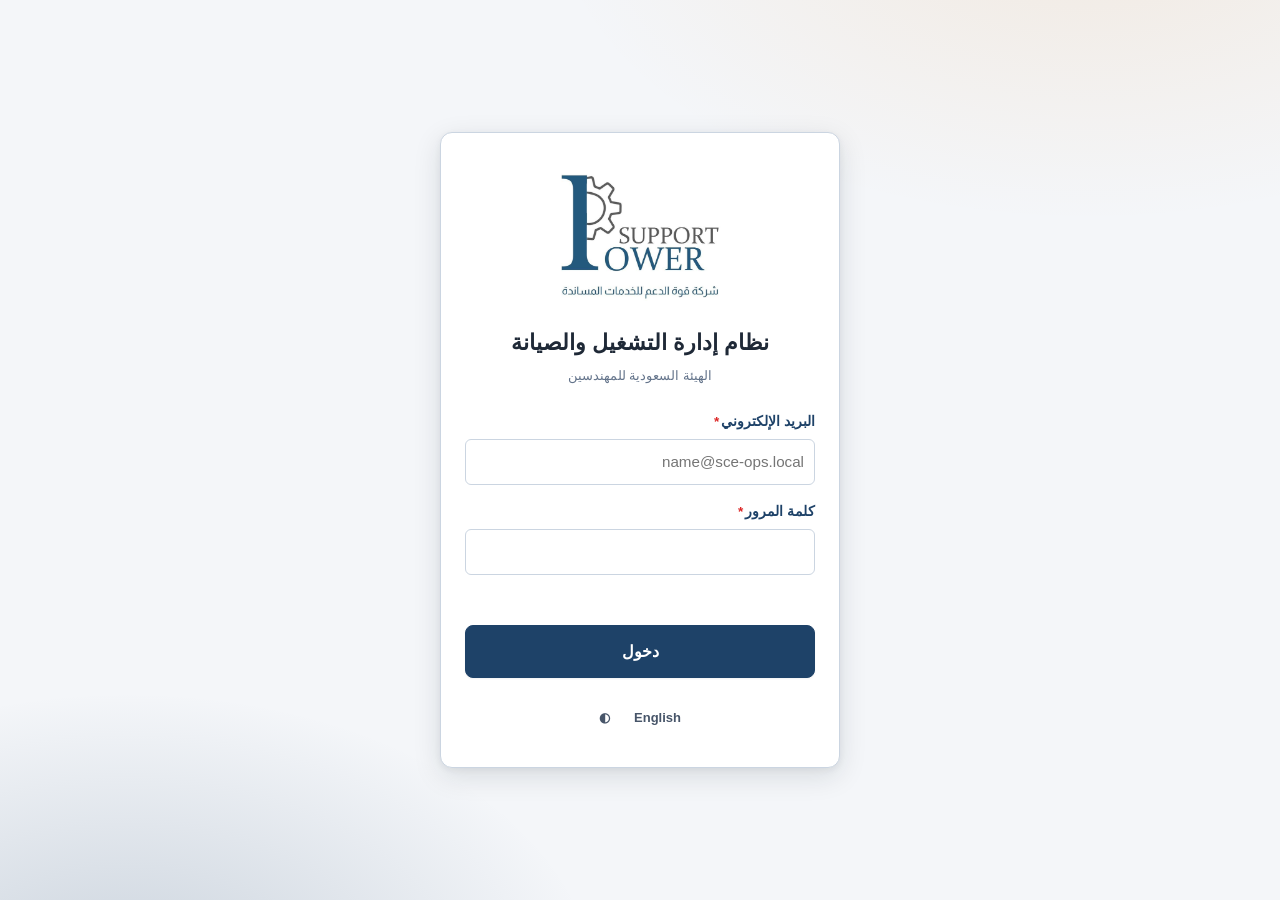
<file: app/index.html>
<!DOCTYPE html>
<html lang="ar" dir="rtl">
<head>
  <meta charset="UTF-8">
  <meta name="viewport" content="width=device-width, initial-scale=1, viewport-fit=cover">
  <meta name="color-scheme" content="light dark">
  <title>نظام إدارة التشغيل والصيانة — SCE</title>
  <link rel="icon" href="img/mark.png">
  <link rel="apple-touch-icon" href="img/mark.png">

  <link rel="stylesheet" href="css/tokens.css">
  <link rel="stylesheet" href="css/base.css">
  <link rel="stylesheet" href="css/components.css">
  <link rel="stylesheet" href="css/layout.css">
  <link rel="stylesheet" href="css/forms.css">
  <link rel="stylesheet" href="css/charts.css">


  <!-- مكتبة Supabase مستضافة معنا لا من شبكة توصيل خارجية: منع التتبّع في
       Edge وSafari يحجب التخزين عن نطاق طرف ثالث فتتعطّل الجلسة، كما أن
       سقوط الشبكة الخارجية كان يعني سقوط النظام كلّه. -->
  <script src="vendor/supabase-js-2.47.10.min.js"></script>
</head>
<body>

  <div id="root">
    <div class="login-wrap">
      <div class="row" style="gap:10px">
        <div class="spinner"></div>
        <span class="small dim">جارٍ التحميل…</span>
      </div>
    </div>
  </div>

  <noscript>
    <div style="padding:2rem;text-align:center">
      هذا النظام يحتاج JavaScript مفعّلًا للعمل.
    </div>
  </noscript>

  <script type="module" src="js/app.js"></script>
</body>
</html>
</file>
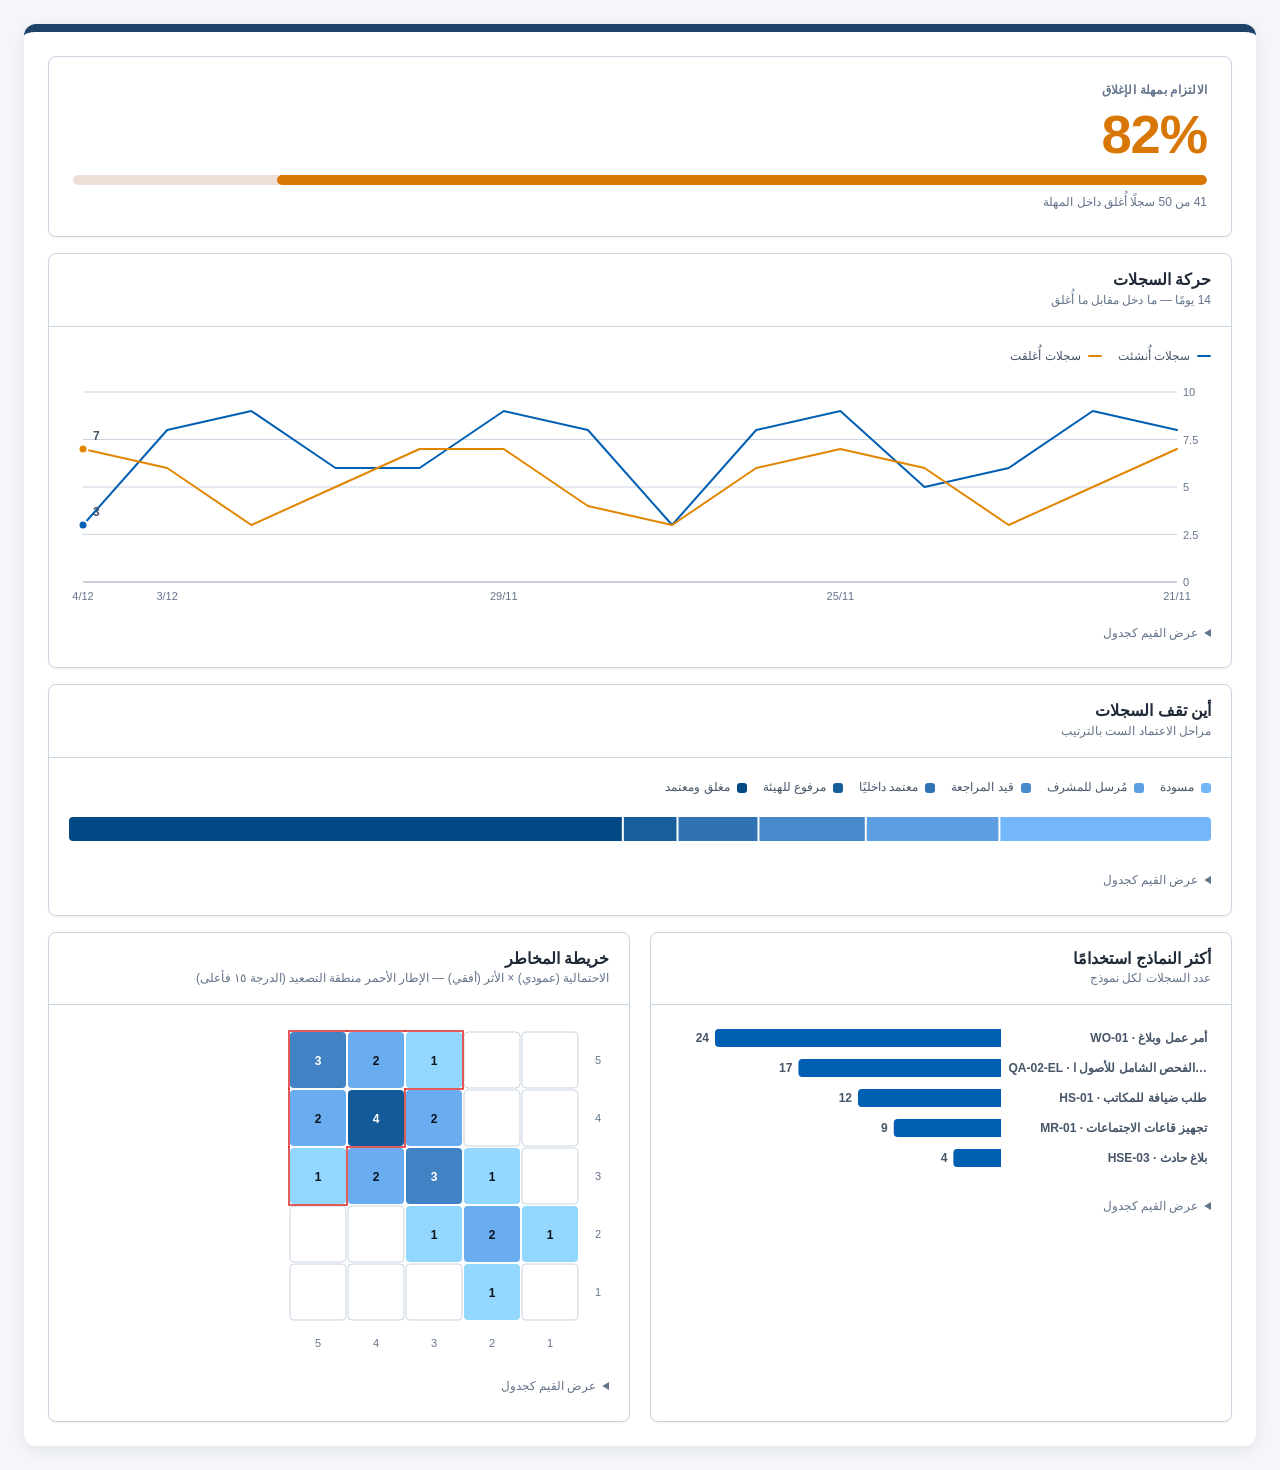
<file: app/_vizlab.html>
<!doctype html>
<html lang="ar" dir="rtl" data-theme="light">
<head>
<meta charset="utf-8">
<meta name="viewport" content="width=device-width, initial-scale=1">
<title>مختبر الرسوم</title>
<link rel="stylesheet" href="css/tokens.css">
<link rel="stylesheet" href="css/base.css">
<link rel="stylesheet" href="css/components.css">
<link rel="stylesheet" href="css/layout.css">
<link rel="stylesheet" href="css/forms.css">
<link rel="stylesheet" href="css/charts.css">
</head>
<body>
<div class="main"><div class="page stack" id="p"></div></div>
<script type="module">
import { el } from "./js/ui.js";
import { lineChart, stackedBar, barsH, riskMatrix, meter, legend, tableTwin, SERIES, ORD } from "./js/charts.js";

const p = document.getElementById("p");
const card = (t, sub, host, leg, twin) => el("section", { class: "card viz-card" },
  el("div", { class: "card-head" }, el("div", { class: "grow" },
    el("h3", { text: t }), el("div", { class: "tiny dim", text: sub }))),
  el("div", { class: "card-body" }, leg, host, twin));

/* بيانات وهمية للمعاينة فقط — لا تمسّ القاعدة */
const xs = [], created = [], closed = [];
for (let i = 13; i >= 0; i--) {
  const d = new Date(Date.now() - i * 864e5);
  xs.push(`${d.getFullYear()}-${String(d.getMonth()+1).padStart(2,"0")}-${String(d.getDate()).padStart(2,"0")}`);
  created.push(3 + Math.round(6 * Math.abs(Math.sin(i * 0.9))));
  closed.push(2 + Math.round(5 * Math.abs(Math.cos(i * 0.7))));
}
const fmtDay = (k) => { const [, m, d] = k.split("-"); return `${+d}/${+m}`; };

const hero = el("div", { class: "card hero-card" }, el("div", { class: "card-body" },
  el("div", { class: "stat-label", text: "الالتزام بمهلة الإغلاق" }),
  el("div", { class: "hero-num warn", text: "82%" }),
  meter(82, "warn"),
  el("div", { class: "tiny dim mt-2", text: "41 من 50 سجلًا أُغلق داخل المهلة" })));

const h1 = el("div", { class: "viz-host" });
const series = [
  { label: "سجلات أُنشئت", color: SERIES[0], v: created },
  { label: "سجلات أُغلقت", color: SERIES[1], v: closed },
];

const states = ["مسودة","مُرسل للمشرف","قيد المراجعة","معتمد داخليًا","مرفوع للهيئة","مغلق ومعتمد"];
const vals = [8, 5, 4, 3, 2, 21];
const parts = states.map((label, i) => ({ label, value: vals[i], color: ORD(i + 1) }));
const h2 = el("div", { class: "viz-host" });

const forms = [
  { label: "WO-01 · أمر عمل وبلاغ", value: 24 },
  { label: "QA-02-EL · الفحص الشامل للأصول الكهربائية", value: 17 },
  { label: "HS-01 · طلب ضيافة للمكاتب", value: 12 },
  { label: "MR-01 · تجهيز قاعات الاجتماعات", value: 9 },
  { label: "HSE-03 · بلاغ حادث", value: 4 },
];
const h3 = el("div", { class: "viz-host" });

const cells = [
  [0,1,0,0,0],
  [1,2,1,0,0],
  [0,1,3,2,1],
  [0,0,2,4,2],
  [0,0,1,2,3],
];
const h4 = el("div", { class: "viz-host" });

p.append(
  hero,
  card("حركة السجلات", "14 يومًا — ما دخل مقابل ما أُغلق", h1,
       legend(series.map((s) => ({ label: s.label, color: s.color })), { line: true }),
       tableTwin(["اليوم", ...series.map((s) => s.label)], xs.map((k, i) => [fmtDay(k), created[i], closed[i]]))),
  card("أين تقف السجلات", "مراحل الاعتماد الست بالترتيب", h2,
       legend(parts), tableTwin(["المرحلة","العدد"], parts.map((x) => [x.label, x.value]))),
  el("div", { class: "grid-2" },
    card("أكثر النماذج استخدامًا", "عدد السجلات لكل نموذج", h3, null,
         tableTwin(["النموذج","سجلات"], forms.map((f) => [f.label, f.value]))),
    card("خريطة المخاطر", "الاحتمالية (عمودي) × الأثر (أفقي) — الإطار الأحمر منطقة التصعيد (الدرجة ١٥ فأعلى)", h4, null,
         tableTwin(["الاحتمالية","الأثر","الدرجة","مخاطر"],
           cells.flatMap((row, i) => row.map((v, j) => [i+1, j+1, (i+1)*(j+1), v])).filter((r) => r[3])))
  )
);

lineChart(h1, { xs, series, fmtX: fmtDay });
stackedBar(h2, { parts });
barsH(h3, { items: forms });
riskMatrix(h4, { cells });
</script>
</body>
</html>
</file>
<file: app/css/tokens.css>
/* ============================================================================
   نظام التصميم — المتغيّرات
   الهوية منقولة من التصميم القديم في index.html:
     كحلي #1e4268 (وتحويمه #132b45، ومشتقّه الفاتح #2b5c8f)
     أرضية #f4f6f9 · حدود #cbd5e1 · نص #1f2937
     خطر #dc2626 · نجاح #16a34a · تحذير #d97706
   والخط Arial كما كان — لا خط زخرفي ولا خط محمَّل من الشبكة.

   السُّلَّمان أدناه مشتقّان من لوني الهوية لا معزولان عنهما: الدرجة 600 في
   الكحلي هي لون الهوية نفسه، و700 هي لون التحويم، و500 هي اللون المشتقّ.
   ============================================================================ */

:root {
  /* ─── الكحلي: سُلَّم حول #1e4268 ──────────────────────────────────────── */
  --nv-50:  #f1f5f9;
  --nv-100: #dde7f0;
  --nv-200: #bcd0e2;
  --nv-300: #8fb0cd;
  --nv-400: #5b86ad;
  --nv-500: #2b5c8f;   /* المشتقّ الفاتح — accent-blue القديم */
  --nv-600: #1e4268;   /* الأساس — primary-color القديم */
  --nv-700: #132b45;   /* التحويم — primary-hover القديم */
  --nv-800: #0d1f33;
  --nv-900: #081422;

  /* ─── الكهرماني: سُلَّم حول #d97706 (لون التحذير القديم) ──────────────── */
  --am-50:  #fdf6ec;
  --am-100: #fbe9cd;
  --am-200: #f6d199;
  --am-300: #eeb45c;
  --am-400: #e19527;
  --am-500: #d97706;
  --am-600: #ad5f05;
  --am-700: #7d4404;

  /* ─── محايدات باردة تناسب الكحلي ─────────────────────────────────────── */
  --n-0:   #ffffff;
  --n-25:  #fbfcfd;
  --n-50:  #f4f6f9;   /* bg-color القديم */
  --n-100: #eef2f6;
  --n-200: #e2e8f0;   /* section-bg القديم */
  --n-300: #cbd5e1;   /* border-color القديم */
  --n-400: #94a3b8;
  --n-500: #64748b;
  --n-600: #475569;
  --n-700: #334155;
  --n-800: #1f2937;   /* text-color القديم */
  --n-900: #131c29;
  --n-950: #0b131c;

  /* ─── دلالية ─────────────────────────────────────────────────────────── */
  --ok:      #16a34a;  --ok-bg:      #e8f7ee;  --ok-br:      #a7dfbd;
  --warn:    #d97706;  --warn-bg:    #fdf3e3;  --warn-br:    #f3cd92;
  --danger:  #dc2626;  --danger-bg:  #fdecec;  --danger-br:  #f5b4b4;
  --info:    #0369a1;  --info-bg:    #e6f2fa;  --info-br:    #a3cde7;

  /* ─── ألوان الرسوم ───────────────────────────────────────────────────── */
  /* مشتقّة من هوى الكحلي (250°) والكهرماني (65°) ثم مُرِّرت على مدقّق مهارة
     dataviz حتى اجتازت: نطاق الإضاءة · أرضية التشبّع · فصل عمى الألوان ·
     التباين مقابل السطح.
       viz-1/2  فئوي (سلسلتان) ΔE 30.1 نهاري · 28.9 ليلي. الكهرماني النهاري
                تباينه 2.76:1 دون 3:1، فيلزمه تعويض: تسمية مباشرة عند طرف
                الخط وعرض جدولي — وكلاهما مشحون في المخططات.
       viz-ord  ترتيبي ٦ درجات (مراحل الاعتماد) — هوى واحد، ΔL ≥ 0.06
       viz-heat متدرّج ٤ درجات (عدد المخاطر) — طرفه الفاتح يقترب من السطح
                عمدًا، وهذا مسموح للمقاييس المتدرّجة دون الترتيبية */
  --viz-1: #005eb3;
  --viz-2: #e18600;

  --viz-ord-1: #73b6fa;  --viz-ord-2: #5d9fe2;  --viz-ord-3: #4789ca;
  --viz-ord-4: #3073b3;  --viz-ord-5: #175e9b;  --viz-ord-6: #004985;

  --viz-heat-1: #93d7ff; --viz-heat-2: #69acef;
  --viz-heat-3: #4082c3; --viz-heat-4: #125a98;
  /* حبر العدد داخل الخلية: يتبع إضاءة التعبئة لا قيمة الخلية */
  --viz-heat-1-ink: #0b131c; --viz-heat-2-ink: #0b131c;
  --viz-heat-3-ink: #ffffff; --viz-heat-4-ink: #ffffff;

  /* ─── أدوار الأسطح ───────────────────────────────────────────────────── */
  --bg:         var(--n-50);
  --surface:    var(--n-0);
  --surface-2:  var(--n-25);
  --surface-3:  var(--n-100);
  --border:     var(--n-300);
  --border-str: var(--n-400);

  --text:      var(--n-800);
  --text-2:    var(--n-600);
  --text-3:    var(--n-500);
  --text-inv:  var(--n-0);

  --brand:      var(--nv-600);
  --brand-hov:  var(--nv-700);
  --brand-soft: var(--nv-50);
  --accent:     var(--am-500);

  --sidebar-bg:     var(--nv-700);
  --sidebar-text:   #c2d2e2;
  --sidebar-hover:  var(--nv-600);
  --sidebar-active: var(--nv-500);

  /* ─── مقاسات ─────────────────────────────────────────────────────────── */
  --sp-1: 4px;   --sp-2: 8px;   --sp-3: 12px;  --sp-4: 16px;
  --sp-5: 20px;  --sp-6: 24px;  --sp-8: 32px;  --sp-10: 40px;  --sp-12: 48px;

  /* أنصاف الأقطار كما في التصميم القديم: 4 · 6 · 8 · 12 */
  --r-sm: 4px;   --r: 6px;      --r-lg: 8px;   --r-xl: 12px;   --r-full: 999px;

  --fs-xs: .75rem;   --fs-sm: .8125rem;  --fs-base: .875rem;
  --fs-md: 1rem;     --fs-lg: 1.125rem;  --fs-xl: 1.375rem;   --fs-2xl: 1.75rem;
  --fs-3xl: 2.25rem;

  --sh-sm: 0 1px 2px rgba(15,31,43,.06);
  --sh:    0 2px 8px rgba(15,31,43,.08), 0 1px 2px rgba(15,31,43,.04);
  --sh-lg: 0 8px 28px rgba(15,31,43,.12), 0 2px 6px rgba(15,31,43,.06);
  --sh-up: 0 -2px 12px rgba(15,31,43,.08);

  --sidebar-w: 248px;
  --topbar-h:  60px;

  --ease: cubic-bezier(.4, 0, .2, 1);
  --t-fast: .13s var(--ease);
  --t:      .2s var(--ease);

  /* الخط كما في التصميم القديم: Arial أولًا، ثم بدائل عربية للأنظمة التي
     لا تُجوّد رسمها العربي */
  --font: Arial, Helvetica, "Segoe UI", "Noto Sans Arabic", Tahoma, sans-serif;
  --mono: Consolas, "SF Mono", "Cascadia Code", "Courier New", monospace;
}

/* ─── الوضع الليلي ─────────────────────────────────────────────────────── */
/* التصميم القديم بلا وضع ليلي، والنظام الجديد يحتاجه. الهوية لا تنقلب:
   الكحلي يفتح ليبقى مقروءًا على خلفية داكنة، والأرضية تأخذ ميلًا كحليًا
   بدل الرمادي المحايد حتى تبقى الشاشة من العائلة نفسها. */

[data-theme="dark"] {
  --bg:         #0a121a;
  --surface:    #111c26;
  --surface-2:  #16232f;
  --surface-3:  #1d2c3a;
  --border:     #26374a;
  --border-str: #35495e;

  --text:     #e3ebf3;
  --text-2:   #a9bbcc;
  --text-3:   #7d92a6;
  --text-inv: var(--n-900);

  --brand:      var(--nv-300);
  --brand-hov:  var(--nv-200);
  --brand-soft: #142433;
  --accent:     var(--am-300);

  --sidebar-bg:     #0c1722;
  --sidebar-text:   #9db1c4;
  --sidebar-hover:  #16242f;
  --sidebar-active: var(--nv-600);

  --ok:     #4ade80;  --ok-bg:     #10261a;  --ok-br:     #1e5136;
  --warn:   #fbbf24;  --warn-bg:   #2a2011;  --warn-br:   #574117;
  --danger: #f87171;  --danger-bg: #2c1618;  --danger-br: #5d2629;
  --info:   #60a5fa;  --info-bg:   #101f2e;  --info-br:   #1e3b5a;

  --viz-1: #3899f3;
  --viz-2: #c66d00;

  --viz-ord-1: #0e5794;  --viz-ord-2: #2c6fae;  --viz-ord-3: #4587c8;
  --viz-ord-4: #5ea0e3;  --viz-ord-5: #76bafe;  --viz-ord-6: #90d4ff;

  --viz-heat-1: #003e78; --viz-heat-2: #2468a6;
  --viz-heat-3: #5295d6; --viz-heat-4: #80c3ff;
  --viz-heat-1-ink: #ffffff; --viz-heat-2-ink: #ffffff;
  --viz-heat-3-ink: #0b131c; --viz-heat-4-ink: #0b131c;

  --sh-sm: 0 1px 2px rgba(0,0,0,.4);
  --sh:    0 2px 10px rgba(0,0,0,.45);
  --sh-lg: 0 10px 34px rgba(0,0,0,.55);
  --sh-up: 0 -2px 14px rgba(0,0,0,.45);
}
</file>
<file: app/css/base.css>
/* ============================================================================
   الأساس: تصفير · طباعة · اتجاه · أدوات
   ============================================================================ */

*, *::before, *::after { box-sizing: border-box; }

* { margin: 0; padding: 0; }

html {
  -webkit-text-size-adjust: 100%;
  font-size: 16px;
}

body {
  font-family: var(--font);
  font-size: var(--fs-base);
  line-height: 1.6;
  color: var(--text);
  background: var(--bg);
  min-height: 100vh;
  -webkit-font-smoothing: antialiased;
  transition: background var(--t), color var(--t);
}

/* الأرقام لاتينية دائمًا: الأرقام الهندية تربك قراءة المعرّفات والمؤقتات */
body, input, select, textarea, table {
  font-variant-numeric: lining-nums tabular-nums;
}

img, svg, video { display: block; max-width: 100%; }

button, input, select, textarea {
  font: inherit;
  color: inherit;
}

button { background: none; border: none; cursor: pointer; }

a { color: var(--brand); text-decoration: none; }
a:hover { text-decoration: underline; }

h1, h2, h3, h4 { font-weight: 700; line-height: 1.3; }
h1 { font-size: var(--fs-2xl); }
h2 { font-size: var(--fs-xl); }
h3 { font-size: var(--fs-lg); }
h4 { font-size: var(--fs-md); }

code, kbd, .mono { font-family: var(--mono); font-size: .92em; }

hr { border: none; border-top: 1px solid var(--border); }

/* ─── إتاحة ─────────────────────────────────────────────────────────────── */

:focus-visible {
  outline: 2px solid var(--brand);
  outline-offset: 2px;
  border-radius: var(--r-sm);
}

.sr-only {
  position: absolute; width: 1px; height: 1px;
  padding: 0; margin: -1px; overflow: hidden;
  clip: rect(0,0,0,0); white-space: nowrap; border: 0;
}

/* من يطلب تقليل الحركة يحصل عليه — لا استثناءات */
@media (prefers-reduced-motion: reduce) {
  *, *::before, *::after {
    animation-duration: .01ms !important;
    animation-iteration-count: 1 !important;
    transition-duration: .01ms !important;
    scroll-behavior: auto !important;
  }
}

/* ─── شريط التمرير ─────────────────────────────────────────────────────── */

::-webkit-scrollbar { width: 10px; height: 10px; }
::-webkit-scrollbar-track { background: transparent; }
::-webkit-scrollbar-thumb {
  background: var(--border-str);
  border-radius: var(--r-full);
  border: 2px solid var(--bg);
}
::-webkit-scrollbar-thumb:hover { background: var(--text-3); }

/* ─── منطق الاتجاه ─────────────────────────────────────────────────────── */
/* الخصائص المنطقية (inline-start/end) تتبع الاتجاه تلقائيًا فلا نكتب
   قواعد [dir] مكررة. تُستخدم في كل الملفات بدل left/right. */

.flip-rtl { transform: scaleX(1); }
[dir="rtl"] .flip-rtl { transform: scaleX(-1); }

/* ─── أدوات ────────────────────────────────────────────────────────────── */

.row     { display: flex; align-items: center; gap: var(--sp-3); }
.row-end { display: flex; align-items: center; gap: var(--sp-3); justify-content: flex-end; }
.col     { display: flex; flex-direction: column; gap: var(--sp-3); }
.spread  { display: flex; align-items: center; justify-content: space-between; gap: var(--sp-3); }
.wrap    { flex-wrap: wrap; }
.grow    { flex: 1 1 auto; min-width: 0; }

.hidden  { display: none !important; }
.muted   { color: var(--text-2); }
.dim     { color: var(--text-3); }
.tiny    { font-size: var(--fs-xs); }
.small   { font-size: var(--fs-sm); }
.bold    { font-weight: 700; }
.center  { text-align: center; }
.nowrap  { white-space: nowrap; }

.truncate {
  overflow: hidden; text-overflow: ellipsis; white-space: nowrap;
}

.mt-2 { margin-top: var(--sp-2); }
.mt-4 { margin-top: var(--sp-4); }
.mt-6 { margin-top: var(--sp-6); }
.mb-4 { margin-bottom: var(--sp-4); }

.stack > * + * { margin-top: var(--sp-4); }
</file>
<file: app/css/components.css>
/* ============================================================================
   المكوّنات المشتركة
   ============================================================================ */

/* ─── الأزرار ──────────────────────────────────────────────────────────── */

.btn {
  display: inline-flex; align-items: center; justify-content: center;
  gap: var(--sp-2);
  padding: 9px 16px;
  border-radius: var(--r);
  border: 1px solid var(--border);
  background: var(--surface);
  color: var(--text);
  font-size: var(--fs-base);
  font-weight: 600;
  white-space: nowrap;
  transition: background var(--t-fast), border-color var(--t-fast),
              color var(--t-fast), box-shadow var(--t-fast), transform var(--t-fast);
}
.btn:hover:not(:disabled) { background: var(--surface-3); border-color: var(--border-str); }
.btn:active:not(:disabled) { transform: translateY(1px); }
.btn:disabled { opacity: .5; cursor: not-allowed; }

.btn-primary {
  background: var(--brand); border-color: var(--brand);
  color: #fff; box-shadow: var(--sh-sm);
}
.btn-primary:hover:not(:disabled) { background: var(--brand-hov); border-color: var(--brand-hov); }
[data-theme="dark"] .btn-primary { color: var(--n-900); }

.btn-accent {
  background: var(--accent); border-color: var(--accent); color: var(--nv-900);
}
.btn-accent:hover:not(:disabled) { filter: brightness(.94); }

.btn-danger { background: var(--danger); border-color: var(--danger); color: #fff; }
.btn-danger:hover:not(:disabled) { filter: brightness(.92); }

.btn-ghost { background: transparent; border-color: transparent; color: var(--text-2); }
.btn-ghost:hover:not(:disabled) { background: var(--surface-3); color: var(--text); }

.btn-sm  { padding: 5px 11px; font-size: var(--fs-sm); border-radius: var(--r-sm); }
.btn-lg  { padding: 13px 24px; font-size: var(--fs-md); border-radius: var(--r-lg); }
.btn-icon { padding: 8px; width: 36px; height: 36px; border-radius: var(--r); }
.btn-block { width: 100%; }

/* ─── البطاقات ─────────────────────────────────────────────────────────── */

.card {
  background: var(--surface);
  border: 1px solid var(--border);
  border-radius: var(--r-lg);
  box-shadow: var(--sh-sm);
}
.card-head {
  display: flex; align-items: center; justify-content: space-between; gap: var(--sp-3);
  padding: var(--sp-4) var(--sp-5);
  border-bottom: 1px solid var(--border);
}
.card-head h3 { font-size: var(--fs-md); }
.card-body { padding: var(--sp-5); }
.card-body.flush { padding: 0; }

/* ─── بطاقة إحصائية ────────────────────────────────────────────────────── */

.stats { display: grid; gap: var(--sp-4); grid-template-columns: repeat(auto-fit, minmax(170px, 1fr)); }

.stat {
  position: relative; overflow: hidden;
  background: var(--surface);
  border: 1px solid var(--border);
  border-radius: var(--r-lg);
  padding: var(--sp-4) var(--sp-5);
  box-shadow: var(--sh-sm);
}
/* الشريط اللوني يحمل الحالة — لا نعتمد على اللون وحده، النص يذكرها أيضًا */
.stat::before {
  content: ""; position: absolute; inset-block: 0; inset-inline-start: 0;
  width: 3px; background: var(--brand);
}
.stat.is-warn::before   { background: var(--warn); }
.stat.is-danger::before { background: var(--danger); }
.stat.is-ok::before     { background: var(--ok); }

/* حكم مقروء بجانب اللون لا باللون وحده — من لا يميّز الألوان يقرأ ✓/✕ */
.ok-text   { color: var(--ok); font-weight: 700; }
.late-text { color: var(--danger); font-weight: 700; }

/* مرشّحان قصيران جنبًا إلى جنب — الممتدّ على عرض الشاشة يوهم بأنه حقل
   إدخال رئيسي لا أداة تضييق */
.sla-filters .select { max-width: 220px; }

/* ─── بطاقة خطر ────────────────────────────────────────────────────────── */
/* الدرجة رقم واحد بارز: هي مفتاح الترتيب والتصعيد، فلا تُدفن في جدول */
.rk-score {
  font-size: var(--fs-2xl); font-weight: 800; line-height: 1;
  font-family: var(--mono); color: var(--text-2);
}
.rk-score.hot { color: var(--danger); }
.rk-grid {
  display: grid; gap: var(--sp-3);
  grid-template-columns: repeat(auto-fit, minmax(190px, 1fr));
  padding-top: var(--sp-3); border-top: 1px solid var(--border);
}
.rk-cell .small { line-height: 1.5; }

.stat-label { font-size: var(--fs-xs); color: var(--text-3); font-weight: 600; letter-spacing: .02em; }
.stat-value { font-size: var(--fs-3xl); font-weight: 800; line-height: 1.15; margin-top: 2px; }
.stat-note  { font-size: var(--fs-xs); color: var(--text-3); margin-top: 2px; }

/* ─── الشارات ──────────────────────────────────────────────────────────── */

.badge {
  display: inline-flex; align-items: center; gap: 5px;
  padding: 3px 9px;
  border-radius: var(--r-full);
  font-size: var(--fs-xs); font-weight: 700;
  border: 1px solid var(--border);
  background: var(--surface-3); color: var(--text-2);
  white-space: nowrap;
}
.badge-ok     { background: var(--ok-bg);     color: var(--ok);     border-color: var(--ok-br); }
.badge-warn   { background: var(--warn-bg);   color: var(--warn);   border-color: var(--warn-br); }
.badge-danger { background: var(--danger-bg); color: var(--danger); border-color: var(--danger-br); }
.badge-info   { background: var(--info-bg);   color: var(--info);   border-color: var(--info-br); }
.badge-brand  { background: var(--brand-soft); color: var(--brand); border-color: var(--nv-200); }

.dot { width: 7px; height: 7px; border-radius: 50%; background: currentColor; flex: none; }

/* ─── الجداول ──────────────────────────────────────────────────────────── */

.table-wrap { overflow-x: auto; }

table.tbl { width: 100%; border-collapse: collapse; font-size: var(--fs-sm); }

table.tbl th {
  text-align: start; font-weight: 700; font-size: var(--fs-xs);
  color: var(--text-3); letter-spacing: .03em;
  padding: var(--sp-3) var(--sp-4);
  border-bottom: 1px solid var(--border);
  background: var(--surface-2);
  position: sticky; top: 0; z-index: 1;
  white-space: nowrap;
}
table.tbl td {
  padding: var(--sp-3) var(--sp-4);
  border-bottom: 1px solid var(--border);
  vertical-align: middle;
}
table.tbl tbody tr { transition: background var(--t-fast); }
table.tbl tbody tr:hover { background: var(--surface-2); }
table.tbl tbody tr:last-child td { border-bottom: none; }

/* ─── الحقول ───────────────────────────────────────────────────────────── */

.field { display: flex; flex-direction: column; gap: 5px; }
.field > label {
  font-size: .85rem; font-weight: bold; color: var(--brand); margin-bottom: 1px;
}
.field .req { color: var(--danger); margin-inline-start: 2px; }
.field .hint { font-size: var(--fs-xs); color: var(--text-3); }
.field .err  { font-size: var(--fs-xs); color: var(--danger); font-weight: 600; }

.input, .select, .textarea {
  width: 100%;
  padding: 10px;
  font-size: .95rem;
  border: 1px solid var(--border);
  border-radius: var(--r);
  background: var(--surface);
  color: var(--text);
  transition: border-color var(--t-fast), box-shadow var(--t-fast);
}
.input:hover, .select:hover, .textarea:hover { border-color: var(--text-3); }
.input:focus, .select:focus, .textarea:focus {
  outline: none;
  border-color: var(--brand);
  box-shadow: 0 0 0 3px var(--brand-soft);
}
.input:disabled, .select:disabled, .textarea:disabled,
.input[readonly], .textarea[readonly] {
  background: var(--n-100); color: var(--text-2); cursor: not-allowed;
}
.input.invalid, .select.invalid, .textarea.invalid { border-color: var(--danger); }
.textarea { min-height: 88px; resize: vertical; }

.select {
  appearance: none;
  background-image: url("data:image/svg+xml,%3Csvg xmlns='http://www.w3.org/2000/svg' width='12' height='12' viewBox='0 0 12 12'%3E%3Cpath d='M3 4.5L6 8l3-3.5' fill='none' stroke='%236f7975' stroke-width='1.6' stroke-linecap='round'/%3E%3C/svg%3E");
  background-repeat: no-repeat;
  background-position: left 12px center;
  padding-inline-end: 12px; padding-inline-start: 32px;
}
[dir="ltr"] .select { background-position: right 12px center; padding-inline-start: 12px; padding-inline-end: 32px; }

.grid-fields { display: grid; gap: var(--sp-4); grid-template-columns: repeat(auto-fit, minmax(220px, 1fr)); }

/* ─── حالات فارغة ──────────────────────────────────────────────────────── */

.empty {
  text-align: center;
  padding: var(--sp-12) var(--sp-5);
  color: var(--text-3);
}
.empty-icon { font-size: 2.5rem; opacity: .35; margin-bottom: var(--sp-3); }
.empty-title { font-weight: 700; color: var(--text-2); margin-bottom: 4px; }

/* ─── تحميل ────────────────────────────────────────────────────────────── */

.spinner {
  width: 18px; height: 18px; flex: none;
  border: 2px solid var(--border-str);
  border-top-color: var(--brand);
  border-radius: 50%;
  animation: spin .6s linear infinite;
}
@keyframes spin { to { transform: rotate(360deg); } }

.skeleton {
  background: linear-gradient(90deg, var(--surface-3) 25%, var(--surface-2) 50%, var(--surface-3) 75%);
  background-size: 200% 100%;
  animation: shimmer 1.4s infinite;
  border-radius: var(--r-sm);
}
@keyframes shimmer { to { background-position: -200% 0; } }

/* ─── التنبيهات المنبثقة ───────────────────────────────────────────────── */

#toasts {
  position: fixed; inset-block-end: var(--sp-5); inset-inline-end: var(--sp-5);
  z-index: 300;
  display: flex; flex-direction: column; gap: var(--sp-2);
  pointer-events: none;
}
.toast {
  display: flex; align-items: flex-start; gap: var(--sp-3);
  min-width: 260px; max-width: 400px;
  padding: var(--sp-3) var(--sp-4);
  border-radius: var(--r);
  background: var(--surface);
  border: 1px solid var(--border);
  border-inline-start: 3px solid var(--brand);
  box-shadow: var(--sh-lg);
  pointer-events: auto;
  animation: toastIn .22s var(--ease);
}
.toast.ok     { border-inline-start-color: var(--ok); }
.toast.warn   { border-inline-start-color: var(--warn); }
.toast.danger { border-inline-start-color: var(--danger); }
.toast.leaving { animation: toastOut .18s var(--ease) forwards; }

@keyframes toastIn  { from { opacity: 0; transform: translateY(10px); } }
@keyframes toastOut { to   { opacity: 0; transform: translateY(6px); } }

/* ─── النوافذ ──────────────────────────────────────────────────────────── */

.modal-back {
  position: fixed; inset: 0; z-index: 250;
  background: rgba(8, 20, 34, .5);
  backdrop-filter: blur(2px);
  display: flex; align-items: center; justify-content: center;
  padding: var(--sp-4);
  animation: fade .16s var(--ease);
}
@keyframes fade { from { opacity: 0; } }

.modal {
  width: 100%; max-width: 560px;
  max-height: 88vh; overflow: auto;
  background: var(--surface);
  border-radius: var(--r-xl);
  box-shadow: var(--sh-lg);
  animation: modalIn .2s var(--ease);
}
.modal.wide { max-width: 860px; }
@keyframes modalIn { from { opacity: 0; transform: translateY(14px) scale(.98); } }

.modal-head {
  display: flex; align-items: center; justify-content: space-between; gap: var(--sp-3);
  padding: var(--sp-5); border-bottom: 1px solid var(--border);
}
.modal-body { padding: var(--sp-5); }
.modal-foot {
  display: flex; justify-content: flex-end; gap: var(--sp-3);
  padding: var(--sp-4) var(--sp-5); border-top: 1px solid var(--border);
  background: var(--surface-2);
  border-radius: 0 0 var(--r-xl) var(--r-xl);
}

/* ─── شريط تقدّم ───────────────────────────────────────────────────────── */

.bar { height: 6px; border-radius: var(--r-full); background: var(--surface-3); overflow: hidden; }
.bar > i { display: block; height: 100%; background: var(--brand); border-radius: inherit;
           transition: width var(--t); }
.bar.ok > i     { background: var(--ok); }
.bar.warn > i   { background: var(--warn); }
.bar.danger > i { background: var(--danger); }

/* ─── فاصل بعنوان ──────────────────────────────────────────────────────── */

.section-title {
  display: flex; align-items: center; gap: var(--sp-3);
  font-size: var(--fs-xs); font-weight: 800; color: var(--text-3);
  letter-spacing: .06em; text-transform: uppercase;
  margin-bottom: var(--sp-3);
}
.section-title::after { content: ""; flex: 1; height: 1px; background: var(--border); }

/* ─── الإرجاع للتصحيح وخطّ زمن الاعتماد ────────────────────────────────── */

.ret-card {
  border-color: var(--warn-br);
  border-inline-start: 4px solid var(--warn);
  background: var(--warn-bg);
}
.ret-head {
  display: flex; align-items: center; gap: 8px;
  font-weight: 800; color: var(--warn); font-size: var(--fs-sm);
  margin-bottom: var(--sp-2);
}
.ret-note { font-size: var(--fs-md); line-height: 1.55; margin-bottom: 6px; }

.tl-card > summary {
  padding: var(--sp-3) var(--sp-5);
  font-size: var(--fs-sm); font-weight: 700; cursor: pointer;
}
.tl-card > summary:hover { color: var(--brand); }
.tl { padding: 0 var(--sp-5) var(--sp-4); }
.tl-item {
  display: flex; gap: var(--sp-3);
  padding: var(--sp-3) 0;
  border-top: 1px dashed var(--border);
}
.tl-dot {
  width: 9px; height: 9px; border-radius: 50%; flex: none; margin-top: 5px;
  background: var(--brand);
}
.tl-item.ret .tl-dot { background: var(--warn); }
.tl-title { font-weight: 700; font-size: var(--fs-sm); }
.tl-note {
  font-size: var(--fs-sm); color: var(--text-2);
  border-inline-start: 2px solid var(--border-str);
  padding-inline-start: 9px; margin: 4px 0;
}

/* ─── حالة الاعتماد داخل النموذج ───────────────────────────────────────── */
.apv-card { border-inline-start: 4px solid var(--border-str); }
.apv-card.wait { border-inline-start-color: var(--warn); background: var(--warn-bg); }
.apv-card.ok   { border-inline-start-color: var(--ok);   background: var(--ok-bg); }
.apv-t { font-weight: 800; font-size: var(--fs-md); }
.apv-card.wait .apv-t { color: var(--warn); }
.apv-card.ok   .apv-t { color: var(--ok); }
</file>
<file: app/css/layout.css>
/* ============================================================================
   التخطيط: شريط جانبي · شريط علوي · منطقة المحتوى · شاشة الدخول
   ============================================================================ */

.app {
  display: grid;
  grid-template-columns: var(--sidebar-w) 1fr;
  grid-template-rows: var(--topbar-h) 1fr;
  grid-template-areas: "side top" "side main";
  min-height: 100vh;
}

/* ─── الشريط الجانبي ───────────────────────────────────────────────────── */

.sidebar {
  grid-area: side;
  background: var(--sidebar-bg);
  color: var(--sidebar-text);
  display: flex; flex-direction: column;
  border-inline-end: 1px solid rgba(255,255,255,.06);
  position: sticky; top: 0; height: 100vh;
  z-index: 60;
}

/* صفّ شعار بارتفاع الشريط العلوي يقصر عن ٤٠px، والشعار عندها حروفٌ لا
   تُقرأ. فصار رأس الشريط كتلة رأسية: الشعار كاملًا باسم الشركة، وتحته
   اسم النظام ورقم المنافسة. */
.brand {
  display: flex; flex-direction: column; align-items: center;
  gap: var(--sp-3);
  padding: var(--sp-4) var(--sp-4) var(--sp-4);
  flex: none; text-align: center;
  border-bottom: 1px solid rgba(255,255,255,.07);
}
/* الشعار مرسوم على أرضية بيضاء، والشريط الجانبي كحلي داكن والوضع الليلي
   أدكن — فيُحمل على لوحة بيضاء في كل الحالات بدل شفافية مقصوصة تترك
   هالة رمادية حول الحواف المنعّمة. */
.brand-logo {
  display: block; width: 100%; max-width: 186px; height: auto;
  background: #fff;
  border-radius: var(--r-lg);
  padding: var(--sp-2) var(--sp-3);
}
.brand-text { min-width: 0; width: 100%; }
.brand-name { color: #fff; font-weight: 800; font-size: var(--fs-base); line-height: 1.2; }
/* الكهرماني الفاتح مقروء على الشريط الداكن فقط؛ على بطاقة الدخول البيضاء
   تباينه نحو 2:1 فيؤخذ لون النص الخافت بدله. */
.brand-sub  { font-size: 10px; color: var(--text-3); letter-spacing: .08em; }
.sidebar .brand-sub { color: var(--am-300); }

.nav { flex: 1; overflow-y: auto; padding: var(--sp-4) var(--sp-3); }
.nav-group + .nav-group { margin-top: var(--sp-5); }
.nav-group-title {
  font-size: 10px; font-weight: 800; letter-spacing: .1em;
  color: rgba(255,255,255,.3); text-transform: uppercase;
  padding: 0 var(--sp-3); margin-bottom: var(--sp-2);
}

.nav-item {
  display: flex; align-items: center; gap: var(--sp-3);
  width: 100%;
  padding: 9px var(--sp-3);
  border-radius: var(--r);
  color: var(--sidebar-text);
  font-size: var(--fs-base); font-weight: 600;
  text-align: start;
  transition: background var(--t-fast), color var(--t-fast);
}
.nav-item:hover { background: var(--sidebar-hover); color: #fff; text-decoration: none; }
.nav-item.active { background: var(--sidebar-active); color: #fff; }
/* الحالة النشطة لا تعتمد على اللون وحده — شريط ذهبي يميّزها */
.nav-item.active::before {
  content: ""; position: absolute; inset-inline-start: 0;
  width: 3px; height: 22px; border-radius: 0 3px 3px 0;
  background: var(--accent);
}
.nav-item { position: relative; }
.nav-ico { width: 18px; text-align: center; flex: none; opacity: .85; }
.nav-label { flex: 1; min-width: 0; overflow: hidden; text-overflow: ellipsis; }
.nav-count {
  font-size: 10px; font-weight: 800;
  min-width: 18px; height: 18px; padding: 0 5px;
  border-radius: var(--r-full);
  background: var(--accent); color: var(--nv-900);
  display: grid; place-items: center;
}

.side-foot {
  flex: none; padding: var(--sp-3);
  border-top: 1px solid rgba(255,255,255,.07);
}

/* ─── الشريط العلوي ────────────────────────────────────────────────────── */

.topbar {
  grid-area: top;
  display: flex; align-items: center; gap: var(--sp-3);
  padding: 0 var(--sp-5);
  background: var(--surface);
  border-bottom: 1px solid var(--border);
  position: sticky; top: 0; z-index: 50;
}

.burger { display: none; }

.search {
  position: relative; flex: 1; max-width: 420px;
}
.search input {
  width: 100%; padding: 7px 12px; padding-inline-start: 34px;
  border: 1px solid var(--border); border-radius: var(--r-full);
  background: var(--surface-2); color: var(--text);
  font-size: var(--fs-sm);
}
.search input:focus { outline: none; border-color: var(--brand); background: var(--surface); }
.search .ico {
  position: absolute; inset-inline-start: 12px; top: 50%; transform: translateY(-50%);
  color: var(--text-3); pointer-events: none; font-size: var(--fs-sm);
}

.user-chip {
  display: flex; align-items: center; gap: var(--sp-2);
  padding: 4px 10px 4px 4px; border-radius: var(--r-full);
  border: 1px solid var(--border);
  transition: background var(--t-fast);
}
.user-chip:hover { background: var(--surface-3); }
.avatar {
  width: 28px; height: 28px; flex: none; border-radius: 50%;
  background: var(--brand); color: #fff;
  display: grid; place-items: center;
  font-weight: 800; font-size: var(--fs-xs);
}
[data-theme="dark"] .avatar { color: var(--n-900); }
.user-meta { line-height: 1.2; text-align: start; }
.user-name { font-size: var(--fs-sm); font-weight: 700; }
.user-role { font-size: 10px; color: var(--text-3); }

/* ─── المحتوى ──────────────────────────────────────────────────────────── */

.main { grid-area: main; padding: var(--sp-6); min-width: 0; }
/* غلاف واحد أبيض بحافة علوية كحلية 8px وزوايا 12px وظلّ خفيف — هو إطار
   النموذج القديم نفسه، والمحتوى كلّه يسكن داخله كما كان. */
.page {
  max-width: 1400px; margin: 0 auto;
  background: var(--surface);
  border-radius: var(--r-xl);
  border-top: 8px solid var(--brand);
  box-shadow: 0 4px 15px rgba(15, 31, 43, .08);
  padding: var(--sp-6);
}

.page-head {
  display: flex; align-items: flex-start; justify-content: space-between;
  gap: var(--sp-4); flex-wrap: wrap;
  margin-bottom: var(--sp-6);
}
/* الشريط يأخذ الصفّ كاملًا كما في النموذج القديم، والأزرار تنزل تحته */
.page-head > div:first-child { flex: 1 1 100%; }
.page-title {
  background: var(--brand); color: #fff;
  padding: 16px; border-radius: var(--r-lg);
  text-align: center;
  font-size: 1.3rem; font-weight: bold; line-height: 1.3;
}
.page-sub, .crumbs { text-align: center; }
.page-sub { color: var(--text-3); font-size: var(--fs-sm); margin-top: 2px; }
.crumbs { font-size: var(--fs-xs); color: var(--text-3); margin-bottom: 6px; }
.crumbs span + span::before { content: "‹"; margin: 0 6px; opacity: .6; }
[dir="ltr"] .crumbs span + span::before { content: "›"; }

.grid-2 { display: grid; gap: var(--sp-5); grid-template-columns: repeat(auto-fit, minmax(340px, 1fr)); }
.grid-3 { display: grid; gap: var(--sp-5); grid-template-columns: repeat(auto-fit, minmax(260px, 1fr)); }
.span-2 { grid-column: span 2; }
@media (max-width: 900px) { .span-2 { grid-column: auto; } }

/* ─── شاشة تسجيل الدخول ────────────────────────────────────────────────── */

.login-wrap {
  min-height: 100vh;
  display: grid; place-items: center;
  padding: var(--sp-5);
  background:
    radial-gradient(900px 520px at 85% -10%, rgba(217,119,6,.10), transparent 60%),
    radial-gradient(760px 480px at 10% 110%, rgba(30,66,104,.20), transparent 62%),
    var(--bg);
}
.login-card {
  width: 100%; max-width: 400px;
  background: var(--surface);
  border: 1px solid var(--border);
  border-radius: var(--r-xl);
  box-shadow: var(--sh-lg);
  padding: var(--sp-8) var(--sp-6);
}
.login-brand { text-align: center; margin-bottom: var(--sp-6); }
.login-mark {
  display: block;
  width: 186px; height: auto; max-width: 72%;
  margin: 0 auto var(--sp-5);
  background: #fff;
  border-radius: var(--r-lg);
  padding: var(--sp-2) var(--sp-3);
}

/* ─── لوحة الفني: الجوّال أولًا ────────────────────────────────────────── */
/* الفني في الميدان بيد واحدة وأحيانًا بقفاز — مساحات اللمس ٥٦px لا ٣٦،
   وبطاقات بدل جداول، وإجراء واحد بارز لكل بطاقة. */

.field-list { display: flex; flex-direction: column; gap: var(--sp-3); }

.task-card {
  background: var(--surface);
  border: 1px solid var(--border);
  border-inline-start: 4px solid var(--brand);
  border-radius: var(--r-lg);
  padding: var(--sp-4);
  box-shadow: var(--sh-sm);
}
.task-card.p-critical { border-inline-start-color: var(--danger); }
.task-card.p-high     { border-inline-start-color: var(--warn); }
.task-card.p-medium   { border-inline-start-color: var(--info); }

.task-top { display: flex; align-items: flex-start; justify-content: space-between; gap: var(--sp-3); }
.task-title { font-size: var(--fs-md); font-weight: 700; line-height: 1.35; }
.task-meta { display: flex; flex-wrap: wrap; gap: var(--sp-3); margin-top: var(--sp-2);
             font-size: var(--fs-xs); color: var(--text-3); }
.task-meta span { display: inline-flex; align-items: center; gap: 4px; }

.task-timer {
  font-family: var(--mono); font-size: var(--fs-lg); font-weight: 800;
  letter-spacing: .02em;
}
.task-timer.ok   { color: var(--ok); }
.task-timer.warn { color: var(--warn); }
.task-timer.late { color: var(--danger); }

.task-actions { display: flex; gap: var(--sp-2); margin-top: var(--sp-4); }
.task-actions .btn { flex: 1; min-height: 44px; }

@media (max-width: 720px) {
  .field-list .btn, .task-actions .btn { min-height: 52px; font-size: var(--fs-md); }
  .task-title { font-size: var(--fs-lg); }
}

/* ─── الاستجابة ────────────────────────────────────────────────────────── */

@media (max-width: 1024px) {
  .app { grid-template-columns: 1fr; grid-template-areas: "top" "main"; }

  /* inset-inline-start: 0 يضع الشريط على الحافة الابتدائية في الاتجاهين —
     اليسار في LTR واليمين في RTL — فلا حاجة لتجاوز الموضع.
     المقلوب هو اتجاه الانزلاق فقط، لأن translateX يبقى محور X فيزيائيًا
     ولا ينعكس مع dir. */
  .sidebar {
    position: fixed; inset-block: 0; inset-inline-start: 0;
    width: 280px; height: 100vh;
    transform: translateX(-102%);
    transition: transform var(--t);
    box-shadow: var(--sh-lg);
    z-index: 200;
  }
  [dir="rtl"] .sidebar { transform: translateX(102%); }
  .sidebar.open, [dir="rtl"] .sidebar.open { transform: translateX(0); }

  .burger { display: inline-flex; }
  .scrim {
    position: fixed; inset: 0; background: rgba(8,20,34,.45);
    z-index: 150; animation: fade .16s var(--ease);
  }
  .main { padding: var(--sp-4); }
}

@media (max-width: 640px) {
  .main { padding: var(--sp-3); }
  .page-title { font-size: var(--fs-xl); }
  .search { display: none; }
  .user-meta { display: none; }
  .stats { grid-template-columns: repeat(auto-fit, minmax(140px, 1fr)); gap: var(--sp-3); }
  .stat { padding: var(--sp-3) var(--sp-4); }
  .stat-value { font-size: var(--fs-2xl); }
  .card-body { padding: var(--sp-4); }
  #toasts { inset-inline: var(--sp-3); inset-block-end: var(--sp-3); }
  .toast { max-width: none; }
}

/* مؤقّت متجمّد: انتهت المهمة فالرقم سِجلّ لا عدّاد */
.task-timer.frozen { opacity: .65; }
.task-timer.frozen::after {
  content: " ⏹"; font-size: .7em; vertical-align: middle;
}
/* مهلة لم تبدأ: رقم ساكن لا عدّاد — لئلّا يُظنّ أن الوقت يجري */
.task-timer.idle { color: var(--text-3); font-size: var(--fs-md); font-weight: 700; }
</file>
<file: app/css/forms.css>
/* ============================================================================
   النماذج والصور
   ============================================================================ */

/* ─── بطاقة نموذج في القائمة ───────────────────────────────────────────── */

.form-card {
  display: block;
  background: var(--surface);
  border: 1px solid var(--border);
  border-radius: var(--r-lg);
  padding: var(--sp-4);
  color: inherit;
  box-shadow: var(--sh-sm);
  transition: border-color var(--t-fast), box-shadow var(--t-fast), transform var(--t-fast);
}
.form-card:hover {
  text-decoration: none;
  border-color: var(--brand);
  box-shadow: var(--sh);
  transform: translateY(-1px);
}
.form-code {
  display: inline-block;
  font-family: var(--mono); font-size: var(--fs-xs); font-weight: 800;
  color: var(--brand); background: var(--brand-soft);
  border: 1px solid var(--nv-200);
  padding: 2px 8px; border-radius: var(--r-sm);
  margin-bottom: var(--sp-2);
}
[data-theme="dark"] .form-code { border-color: var(--nv-700); }
.form-name { font-weight: 700; line-height: 1.35; margin-bottom: 4px; }

/* ─── أقسام النموذج ────────────────────────────────────────────────────── */

.form-sec {
  background: var(--surface);
  border: 1px solid var(--border);
  border-radius: var(--r-lg);
  overflow: hidden;
  box-shadow: var(--sh-sm);
}

/* رأس القسم كما في التصميم القديم: أرضية باهتة ونصّ بلون الهوية وشريط
   جانبي 5px منه — هو أبرز علامة يعرفها المستخدم من النظام السابق. */
.sec-head {
  display: flex; align-items: center; gap: var(--sp-3);
  width: 100%;
  padding: var(--sp-4) var(--sp-5);
  background: var(--surface-3);
  border-bottom: 1px solid var(--border);
  border-inline-start: 5px solid var(--brand);
  color: var(--brand);
  font-weight: 700; font-size: var(--fs-base);
  text-align: start;
  transition: background var(--t-fast);
}
.sec-head:not(.static):hover { background: var(--surface-3); }
.sec-head.static { cursor: default; }
.sec-caret { color: var(--text-3); font-size: var(--fs-sm); flex: none; }

.sec-body { padding: var(--sp-5); }
.sec-body.collapsed { display: none; }

/* ─── شبكة الحقول ──────────────────────────────────────────────────────── */

.form-grid {
  display: grid; gap: var(--sp-4);
  grid-template-columns: repeat(auto-fit, minmax(230px, 1fr));
}
/* الجداول والنصوص الطويلة تأخذ الصف كاملًا — حشرها في عمود ضيّق يفسدها */
.form-grid > .field.wide { grid-column: 1 / -1; }

/* ─── مجموعة اختيارات ──────────────────────────────────────────────────── */

.chk-group { display: flex; flex-wrap: wrap; gap: var(--sp-2); }

.chk {
  display: inline-flex; align-items: center; gap: 7px;
  padding: 7px 12px;
  border: 1px solid var(--border-str);
  border-radius: var(--r-full);
  background: var(--surface);
  font-size: var(--fs-sm);
  cursor: pointer;
  transition: background var(--t-fast), border-color var(--t-fast);
  min-height: 38px;
}
.chk:hover { background: var(--surface-3); }
.chk:has(input:checked) {
  background: var(--brand-soft); border-color: var(--brand); color: var(--brand);
  font-weight: 700;
}
.chk input { accent-color: var(--brand); width: 15px; height: 15px; }

/* ─── جدول داخل حقل ────────────────────────────────────────────────────── */

.rows-tbl th { background: var(--surface-3); position: static; }
.rows-tbl td { padding: 6px; }
.rows-tbl .input, .rows-tbl .select, .rows-tbl .textarea {
  padding: 6px 9px; font-size: var(--fs-sm); min-width: 110px;
}

/* ─── الصور ────────────────────────────────────────────────────────────── */

.photo-grid {
  display: grid; gap: var(--sp-4);
  grid-template-columns: repeat(auto-fit, minmax(190px, 1fr));
}

.photo-slot {
  display: flex; flex-direction: column; gap: var(--sp-2);
  padding: var(--sp-3);
  border: 1px solid var(--border);
  border-radius: var(--r-lg);
  background: var(--surface-2);
}
.photo-head { display: flex; align-items: center; justify-content: space-between; }

.photo-preview {
  position: relative;
  aspect-ratio: 4 / 3;
  display: grid; place-items: center;
  border: 2px dashed var(--border-str);
  border-radius: var(--r);
  background: var(--surface);
  overflow: hidden;
}
.photo-preview.has { border-style: solid; border-color: var(--brand); }
.photo-preview img { width: 100%; height: 100%; object-fit: cover; }
.photo-ico { font-size: 2rem; color: var(--border-str); }

/* على الجوّال: مساحة لمس أكبر — الفني قد يكون بقفاز */
@media (max-width: 720px) {
  .photo-grid { grid-template-columns: 1fr; }
  .photo-slot .btn { min-height: 48px; font-size: var(--fs-md); }
  .sec-head { padding: var(--sp-4); min-height: 56px; }
  .sec-body { padding: var(--sp-4); }
  .form-grid { grid-template-columns: 1fr; }
  .chk { min-height: 44px; padding: 10px 14px; }
}

/* ─── صناديق الاعتماد والتوقيع ─────────────────────────────────────────── */

.sig-box {
  border: 1px solid var(--border);
  border-inline-start: 3px solid var(--accent);
  border-radius: var(--r);
  padding: var(--sp-3) var(--sp-4);
  background: var(--surface-2);
}
.sig-role {
  font-size: var(--fs-xs); font-weight: 800;
  color: var(--text-2); letter-spacing: .02em;
  margin-bottom: var(--sp-2);
}
.sig-grid {
  display: grid; gap: var(--sp-3);
  grid-template-columns: 2fr 1fr 1.4fr;
}
@media (max-width: 720px) { .sig-grid { grid-template-columns: 1fr; } }

/* ============================================================================
   ودجات النماذج المركّبة — egrid · drinks · triparty
   ============================================================================ */

.note {
  border: 1px solid var(--border);
  border-radius: var(--r);
  padding: var(--sp-3) var(--sp-4);
  background: var(--surface-2);
}
.note.danger { background: var(--danger-bg); border-color: var(--danger-br); color: var(--danger); }
.note.warn   { background: var(--warn-bg);   border-color: var(--warn-br);   color: var(--warn); }

/* ─── الشريط العلوي المشترك ────────────────────────────────────────────── */

.egrid-bar {
  display: flex; align-items: center; justify-content: space-between;
  flex-wrap: wrap; gap: var(--sp-3);
  padding: var(--sp-3) var(--sp-4);
  margin-bottom: var(--sp-4);
  background: var(--surface-2);
  border: 1px solid var(--border);
  border-radius: var(--r-lg);
  position: sticky; top: calc(var(--topbar-h) + 4px); z-index: 20;
}
.egrid-sum { display: flex; align-items: center; gap: 6px; font-size: var(--fs-sm); }
.egrid-sum b { font-family: var(--mono); font-size: var(--fs-md); }
.egrid-sum b.bad { color: var(--danger); }
.egrid-sum .dot { color: var(--border-str); align-self: center; }
.warn-text { color: var(--warn); }

.chips { display: flex; gap: 6px; flex-wrap: wrap; }
.chip {
  padding: 5px 12px; min-height: 34px;
  border: 1px solid var(--border-str); border-radius: var(--r-full);
  background: var(--surface); color: var(--text-2);
  font-size: var(--fs-xs); font-weight: 700;
  transition: background var(--t-fast), color var(--t-fast), border-color var(--t-fast);
}
.chip:hover { background: var(--surface-3); }
.chip[aria-pressed="true"] {
  background: var(--brand); border-color: var(--brand); color: #fff;
}
[data-theme="dark"] .chip[aria-pressed="true"] { color: var(--nv-900); }

/* ─── الاختيار المجزّأ: سليم · عطل · لا ينطبق ──────────────────────────── */
/* ثلاثة أزرار ملتصقة بدل قائمة منسدلة: نقرة واحدة بدل ثلاث، و٢٨٨ خانة
   تعني أن فرق النقرتين يساوي ٥٧٦ نقرة في الفحص الواحد. */

.seg { display: inline-flex; flex: none; border-radius: var(--r); overflow: hidden;
       border: 1px solid var(--border-str); }
.seg-btn {
  width: 42px; min-height: 36px;
  background: var(--surface); color: var(--text-3);
  font-size: var(--fs-md); font-weight: 800; line-height: 1;
  transition: background var(--t-fast), color var(--t-fast);
}
.seg-btn + .seg-btn { border-inline-start: 1px solid var(--border); }
.seg-btn:hover { background: var(--surface-3); }
.seg-btn[aria-pressed="true"].ok   { background: var(--ok);     color: #fff; }
.seg-btn[aria-pressed="true"].fail { background: var(--danger); color: #fff; }
.seg-btn[aria-pressed="true"].na   { background: var(--n-400);  color: #fff; }
[data-theme="dark"] .seg-btn[aria-pressed="true"] { color: var(--n-900); }
.seg-btn:disabled { opacity: .6; }

/* ─── شبكة الفحص: بطاقة لكل أصل ────────────────────────────────────────── */
/* لا جدول ٢٤×١٢: جدول بهذا الحجم لا يُقرأ على شاشة جوّال، والفني يفحص أصلًا
   واحدًا في كل مرة. بطاقة مطوية لكل أصل تطابق تسلسل عمله الفعلي. */

.egrid-list { display: grid; gap: var(--sp-3); grid-template-columns: repeat(auto-fit, minmax(330px, 1fr)); }

.ast {
  border: 1px solid var(--border);
  border-inline-start: 4px solid var(--border-str);
  border-radius: var(--r-lg);
  background: var(--surface);
  overflow: hidden;
  align-self: start;
}
.ast.bad  { border-inline-start-color: var(--warn); background: var(--warn-bg); }
.ast.crit { border-inline-start-color: var(--danger); background: var(--danger-bg); }

.ast-head {
  display: flex; align-items: center; gap: var(--sp-2);
  width: 100%; padding: var(--sp-3) var(--sp-4); min-height: 52px;
  text-align: start; font-size: var(--fs-sm);
}
.ast-head:hover { background: var(--surface-3); }
.ast.bad .ast-head:hover, .ast.crit .ast-head:hover { background: transparent; }
.ast-code {
  font-family: var(--mono); font-size: var(--fs-xs); font-weight: 800;
  color: var(--brand); background: var(--brand-soft);
  border-radius: var(--r-sm); padding: 2px 7px; flex: none;
}
.ast-name { font-weight: 700; line-height: 1.3; }
.ast-tag {
  flex: none; font-size: 10px; font-weight: 800;
  padding: 3px 8px; border-radius: var(--r-full);
  background: var(--surface-3); color: var(--text-3);
}
.ast-tag.ok  { background: var(--ok-bg);     color: var(--ok); }
.ast-tag.bad { background: var(--danger);    color: #fff; }

.ast-body { border-top: 1px solid var(--border); padding: var(--sp-3) var(--sp-4) var(--sp-4); }
.ast-body.collapsed { display: none; }
.ast-tools { display: flex; gap: var(--sp-2); flex-wrap: wrap; margin-bottom: var(--sp-3); }

/* ─── صفوف نقاط الفحص وبنود التحقق ─────────────────────────────────────── */

.pt-list { display: flex; flex-direction: column; }
.pt {
  display: flex; align-items: center; justify-content: space-between; gap: var(--sp-3);
  padding: 7px 0;
}
.pt + .pt { border-top: 1px dashed var(--border); }
.pt-l { font-size: var(--fs-sm); line-height: 1.35; }
.pt-crit { color: var(--danger); font-size: var(--fs-xs); }

/* ─── المشروبات ────────────────────────────────────────────────────────── */

.drinks { display: grid; gap: var(--sp-4); grid-template-columns: repeat(auto-fit, minmax(260px, 1fr)); }
.drink-cat {
  border: 1px solid var(--border); border-radius: var(--r-lg);
  background: var(--surface); overflow: hidden; align-self: start;
}
.drink-cat-t {
  padding: var(--sp-3) var(--sp-4);
  background: var(--surface-2); border-bottom: 1px solid var(--border);
  font-weight: 800; font-size: var(--fs-sm);
}
.drink-list { padding: var(--sp-2) var(--sp-4) var(--sp-3); }
.drink { padding: var(--sp-2) 0; }
.drink + .drink { border-top: 1px dashed var(--border); }
.drink-top { display: flex; align-items: center; gap: var(--sp-3); }
.drink-name { font-size: var(--fs-sm); }
.drink.on .drink-name { font-weight: 700; color: var(--brand); }
.drink-note { margin-top: 6px; font-size: var(--fs-xs); padding: 6px 9px; }

.qty { display: inline-flex; align-items: center; flex: none;
       border: 1px solid var(--border-str); border-radius: var(--r-full); overflow: hidden; }
.qty-b {
  width: 38px; min-height: 36px; font-size: var(--fs-lg); font-weight: 800;
  background: var(--surface); color: var(--text-2);
}
.qty-b:hover { background: var(--brand-soft); color: var(--brand); }
.qty-n {
  min-width: 34px; text-align: center;
  font-family: var(--mono); font-weight: 800; font-size: var(--fs-md);
  border-inline: 1px solid var(--border);
}
.drink.on .qty-n { color: var(--brand); }

/* ─── التحقق الثلاثي ───────────────────────────────────────────────────── */

.tri { display: grid; gap: var(--sp-4); grid-template-columns: repeat(auto-fit, minmax(300px, 1fr)); }
.tri-card {
  border: 1px solid var(--border); border-top: 3px solid var(--accent);
  border-radius: var(--r-lg); background: var(--surface);
  padding: var(--sp-4); align-self: start;
}
.tri-head { display: flex; align-items: center; gap: var(--sp-2);
            font-weight: 800; margin-bottom: var(--sp-2); }
.tri-count {
  font-family: var(--mono); font-size: var(--fs-xs); font-weight: 800;
  padding: 3px 8px; border-radius: var(--r-full);
  background: var(--surface-3); color: var(--text-3); flex: none;
}
.tri-count.ok { background: var(--ok-bg); color: var(--ok); }
/* حقل datetime-local له عرض أدنى ضمني كبير يبتلع عمود الاسم ما لم يُصفَّر */
.tri-foot > * { min-width: 0; }
.tri-foot {
  display: grid; gap: var(--sp-2);
  grid-template-columns: repeat(auto-fit, minmax(155px, 1fr));
  margin-top: var(--sp-3); padding-top: var(--sp-3);
  border-top: 1px solid var(--border);
}

@media (max-width: 720px) {
  .egrid-list, .drinks, .tri { grid-template-columns: 1fr; }
  .tri-foot { grid-template-columns: 1fr; }
  .egrid-bar { position: static; }
  .seg-btn { width: 52px; min-height: 44px; }
  .qty-b { width: 46px; min-height: 44px; }
  .ast-head { min-height: 58px; }
}

/* ─── مؤقّت اتفاقية مستوى الخدمة ───────────────────────────────────────── */
/* إطار متقطّع بلون الهوية المشتقّ كما في بطاقة SLA في النظام القديم */

.sla-card {
  background: var(--surface-2);
  border: 2px dashed var(--nv-500);
  border-radius: var(--r-lg);
  padding: var(--sp-4);
}
.sla-head { color: var(--text-2); margin-bottom: var(--sp-3); font-weight: 600; }
.sla-hint { color: var(--text-3); text-align: center; }

.sla-grid {
  display: grid; gap: var(--sp-3);
  grid-template-columns: repeat(auto-fit, minmax(170px, 1fr));
}
.sla-box {
  background: var(--surface);
  border: 1px solid var(--border);
  border-block-start: 3px solid var(--border-str);
  border-radius: var(--r);
  padding: var(--sp-3);
  text-align: center;
}
.sla-box.run  { border-block-start-color: var(--ok); }
.sla-box.warn { border-block-start-color: var(--warn); background: var(--warn-bg); }
.sla-box.late { border-block-start-color: var(--danger); background: var(--danger-bg); }
.sla-box.ok   { border-block-start-color: var(--ok); background: var(--ok-bg); }

.sla-l { font-size: var(--fs-xs); font-weight: 700; color: var(--text-2); }
.sla-v { font-size: var(--fs-xl); font-weight: 800; line-height: 1.2; margin: 2px 0; }
.sla-box.late .sla-v { color: var(--danger); }
.sla-box.warn .sla-v { color: var(--warn); }
.sla-box.ok   .sla-v { color: var(--ok); }
.sla-n { font-size: 11px; color: var(--text-3); }
.sla-box.frozen { opacity: .7; }
.sla-box.frozen .sla-v::after { content: " ⏹"; font-size: .55em; vertical-align: middle; }
.sla-btn { margin-top: 8px; width: 100%; min-height: 34px; }
.sla-box.run .sla-btn:hover, .sla-box.warn .sla-btn:hover { border-color: var(--brand); color: var(--brand); }

/* ─── جولة فحص الأنظمة ─────────────────────────────────────────────────── */

.sysc-systems { margin: var(--sp-4) 0; max-width: 420px; }
/* النظام مربوطًا بحقل البلاغ: يُعرض ولا يُختار من هنا */
.sysc-head {
  display: flex; align-items: center; gap: var(--sp-2);
  padding: var(--sp-2) var(--sp-3); margin-bottom: var(--sp-1);
  background: var(--surface-3); border: 1px solid var(--border);
  border-radius: var(--r); max-width: 420px;
}
.sysc-list { display: grid; gap: var(--sp-2); grid-template-columns: repeat(auto-fit, minmax(300px, 1fr)); }

.sysc-item {
  border: 1px solid var(--border);
  border-inline-start: 4px solid var(--border-str);
  border-radius: var(--r);
  background: var(--surface);
  padding: var(--sp-3);
}
.sysc-item.on  { border-inline-start-color: var(--ok); }
.sysc-item.bad { border-inline-start-color: var(--danger); background: var(--danger-bg); }

.sysc-top { display: flex; align-items: center; gap: var(--sp-2); margin-bottom: var(--sp-2); }
.sysc-code {
  font-size: 10px; font-weight: 800; flex: none;
  color: var(--brand); background: var(--brand-soft);
  border-radius: var(--r-sm); padding: 2px 6px;
}
.sysc-name { font-size: var(--fs-sm); font-weight: 600; line-height: 1.35; }
.sysc-item .seg { width: 100%; }
.sysc-item .seg-btn { flex: 1; width: auto; font-size: var(--fs-xs); font-weight: 700; }
/* قائمة العطل تحت الحكم لا بجانبه: الحكم أولًا ثم تشخيصه */
.sysc-fault:not(:empty) { margin-top: var(--sp-2); }
.sysc-fault .select { width: 100%; font-size: var(--fs-sm); }
/* سيئة بلا تشخيص نقصٌ في البيانات لا خيار — يُعلَّم ولا يُمنع */
.sysc-fault.undiagnosed .select { border-color: var(--warn); }

@media (max-width: 720px) { .sysc-list { grid-template-columns: 1fr; } }
</file>
<file: app/css/charts.css>
/* ============================================================================
   الرسوم البيانية — هيكل هادئ: البيانات وحدها المسموح لها أن تعلو
   ============================================================================ */

/* ─── صفّ المرشّحات: واحد أعلى الصفحة يشمل كل ما تحته ──────────────────── */

.viz-filters {
  display: flex; align-items: center; gap: var(--sp-3);
  flex-wrap: wrap;
  margin-bottom: var(--sp-5);
}

/* ─── الرقم البطل: واحد في الشاشة، وبالخط ذاته لا بخط زخرفي ───────────── */

.hero-card .card-body { padding: var(--sp-6); }
.hero-num {
  font-size: 3.4rem; font-weight: 800; line-height: 1;
  letter-spacing: -.02em;
  margin: var(--sp-2) 0 var(--sp-3);
  /* أرقام متناسبة لا جدولية: الأخيرة تجعل الرقم الكبير مفكّكًا */
  font-variant-numeric: proportional-nums;
}
.hero-num.ok     { color: var(--ok); }
.hero-num.warn   { color: var(--warn); }
.hero-num.danger { color: var(--danger); }

.viz-meter {
  height: 10px; border-radius: var(--r-full);
  overflow: hidden;
}
.viz-meter i { display: block; height: 100%; border-radius: var(--r-full); }

/* ─── بطاقة رسم ────────────────────────────────────────────────────────── */

.viz-card .card-body { display: flex; flex-direction: column; gap: var(--sp-3); }
.viz-host { min-height: 46px; }
/* الرسم يرث dir=rtl من الصفحة، وحينها ينقلب معنى text-anchor: «end» يصير
   يسار العنصر لا يمينه، فتخرج التسميات العربية من البطاقة. تثبيت الاتجاه
   هنا يجعل المرساة هندسية كما تفترضها حسابات الرسم، والنص العربي يبقى
   مقروءًا من اليمين لأن ترتيب الحروف شأن ثنائي الاتجاه لا شأن المرساة. */
.viz { display: block; width: 100%; height: auto; overflow: visible; direction: ltr; }
.viz:focus-visible { outline: 2px solid var(--brand); outline-offset: 3px; border-radius: var(--r); }

.viz-empty {
  display: grid; place-items: center;
  min-height: 120px; padding: var(--sp-5);
  border: 1px dashed var(--border-str); border-radius: var(--r);
  text-align: center;
}

/* النصوص ترتدي رموز النص لا لون السلسلة: اللون هوية العلامة المجاورة،
   ولون سلسلة فاتح يصير نصًّا غير مقروء على السطح. */
.viz-tick { font-size: 11px; font-variant-numeric: tabular-nums; fill: var(--text-3); }
.viz-lbl  { font-size: 12px; font-weight: 600; fill: var(--text-2); }
.viz-lbl.soft { font-weight: 600; fill: var(--text-2); }
.viz-cell { font-size: 12px; font-weight: 800; font-variant-numeric: tabular-nums; }

/* ─── العلامات: الأصناف تحمل الألوان فيعيد المتصفح طلاءها مع المظهر ──── */

.viz-grid { stroke: var(--border); stroke-width: 1; }      /* شعري صلب لا متقطّع */
.viz-axis { stroke: var(--border-str); stroke-width: 1; }
.viz-cross { stroke: var(--border-str); stroke-width: 1; }
.viz-line { fill: none; stroke-width: 2; stroke-linecap: round; stroke-linejoin: round; }
/* حلقة سطح 2px تُبقي النقطة مقروءة حيث تعبر خطًّا أو نقطة أخرى */
.viz-dot { stroke: var(--surface); stroke-width: 2; }
.viz-heat.empty { fill: transparent; stroke: var(--border); stroke-width: 1; }
.viz-zone { stroke: var(--danger); stroke-width: 1.5; fill: none; stroke-linecap: square; }

/* ─── وسيلة الإيضاح ────────────────────────────────────────────────────── */

.viz-legend { display: flex; flex-wrap: wrap; gap: var(--sp-2) var(--sp-4); }
.viz-leg {
  display: inline-flex; align-items: center; gap: 7px;
  font-size: var(--fs-xs); color: var(--text-2);
}
.viz-key { width: 10px; height: 10px; border-radius: 3px; flex: none; }
.viz-key.ln { width: 14px; height: 2px; border-radius: 2px; }

/* ─── التلميح ──────────────────────────────────────────────────────────── */

.viz-tip {
  position: fixed; inset-block-start: 0; inset-inline-start: 0;
  z-index: 400; pointer-events: none;
  min-width: 132px; max-width: 260px;
  padding: 9px 11px;
  background: var(--surface);
  border: 1px solid var(--border-str);
  border-radius: var(--r);
  box-shadow: var(--sh);
  opacity: 0; transition: opacity var(--t-fast);
}
.viz-tip.on { opacity: 1; }
.viz-tip-t {
  font-size: var(--fs-xs); color: var(--text-3);
  padding-bottom: 5px; margin-bottom: 5px;
  border-bottom: 1px solid var(--border);
}
/* القيمة تتقدّم والاسم يتبع: القارئ يعرف السلسلة ويريد الرقم */
.viz-tip-r { display: flex; align-items: center; gap: 7px; font-size: var(--fs-xs); }
.viz-tip-r + .viz-tip-r { margin-top: 3px; }
.viz-tip-r b { font-variant-numeric: tabular-nums; color: var(--text); font-size: var(--fs-sm); }
.viz-tip-r span { color: var(--text-3); }

/* ─── التوأم الجدولي ───────────────────────────────────────────────────── */

.viz-table > summary {
  font-size: var(--fs-xs); color: var(--text-3);
  cursor: pointer; padding: 4px 0; width: fit-content;
}
.viz-table > summary:hover { color: var(--brand); }
.viz-tbl { font-size: var(--fs-xs); }
.viz-tbl td, .viz-tbl th { padding: 5px 9px; font-variant-numeric: tabular-nums; }

@media (max-width: 720px) {
  .hero-num { font-size: 2.8rem; }
  .viz-card .card-body { padding: var(--sp-4); }
}
</file>
